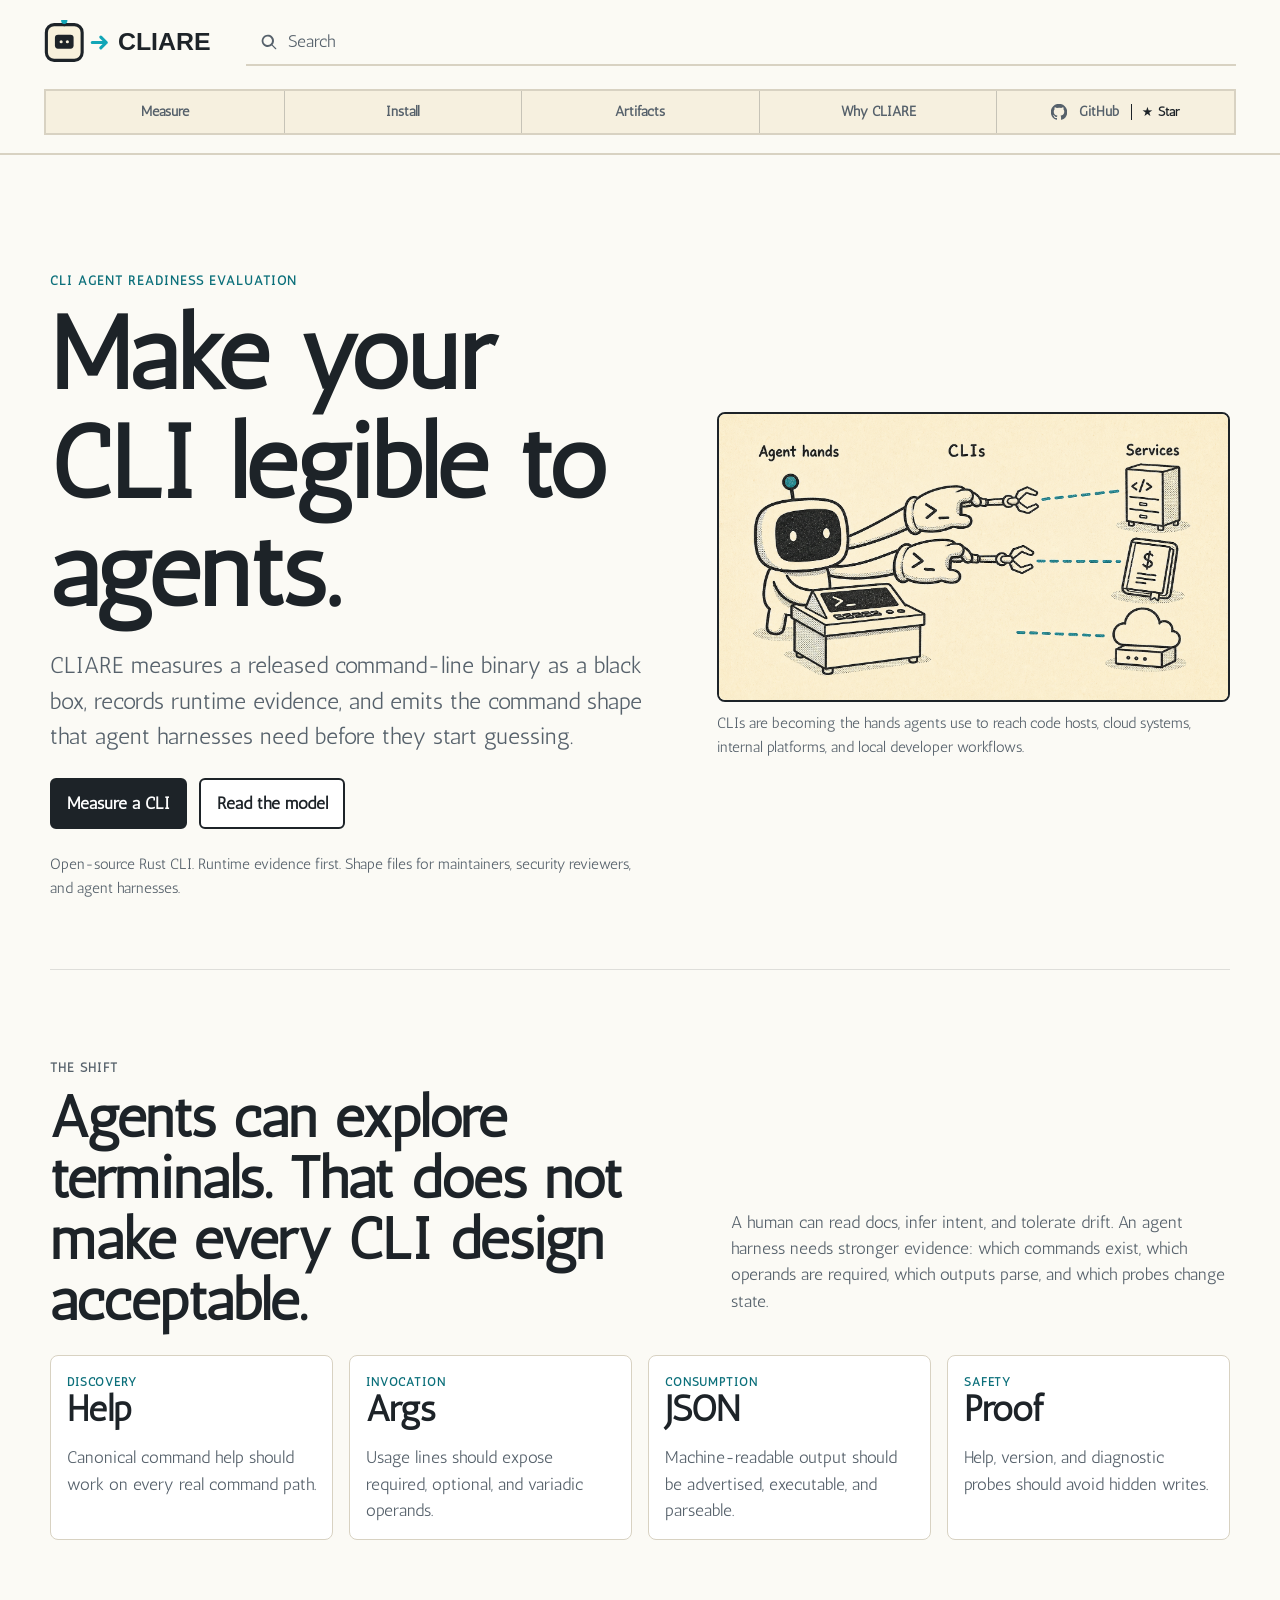
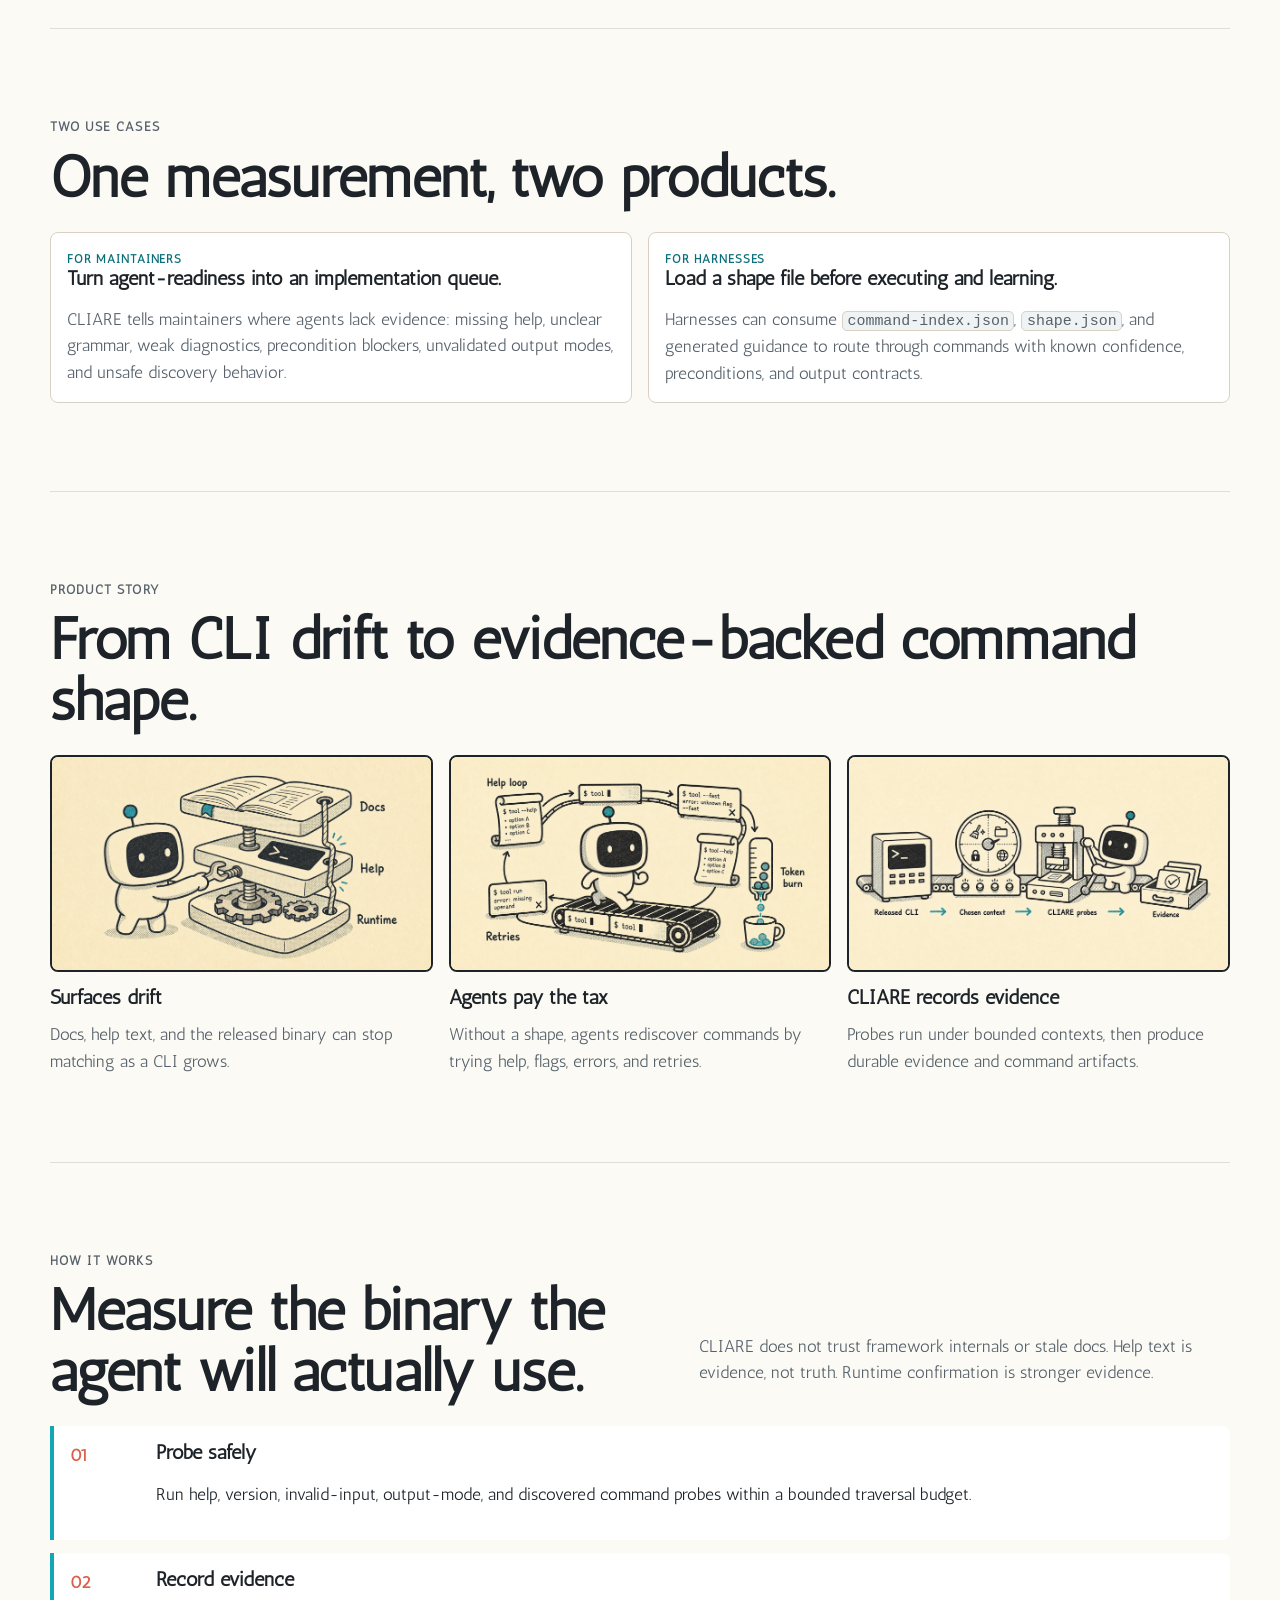
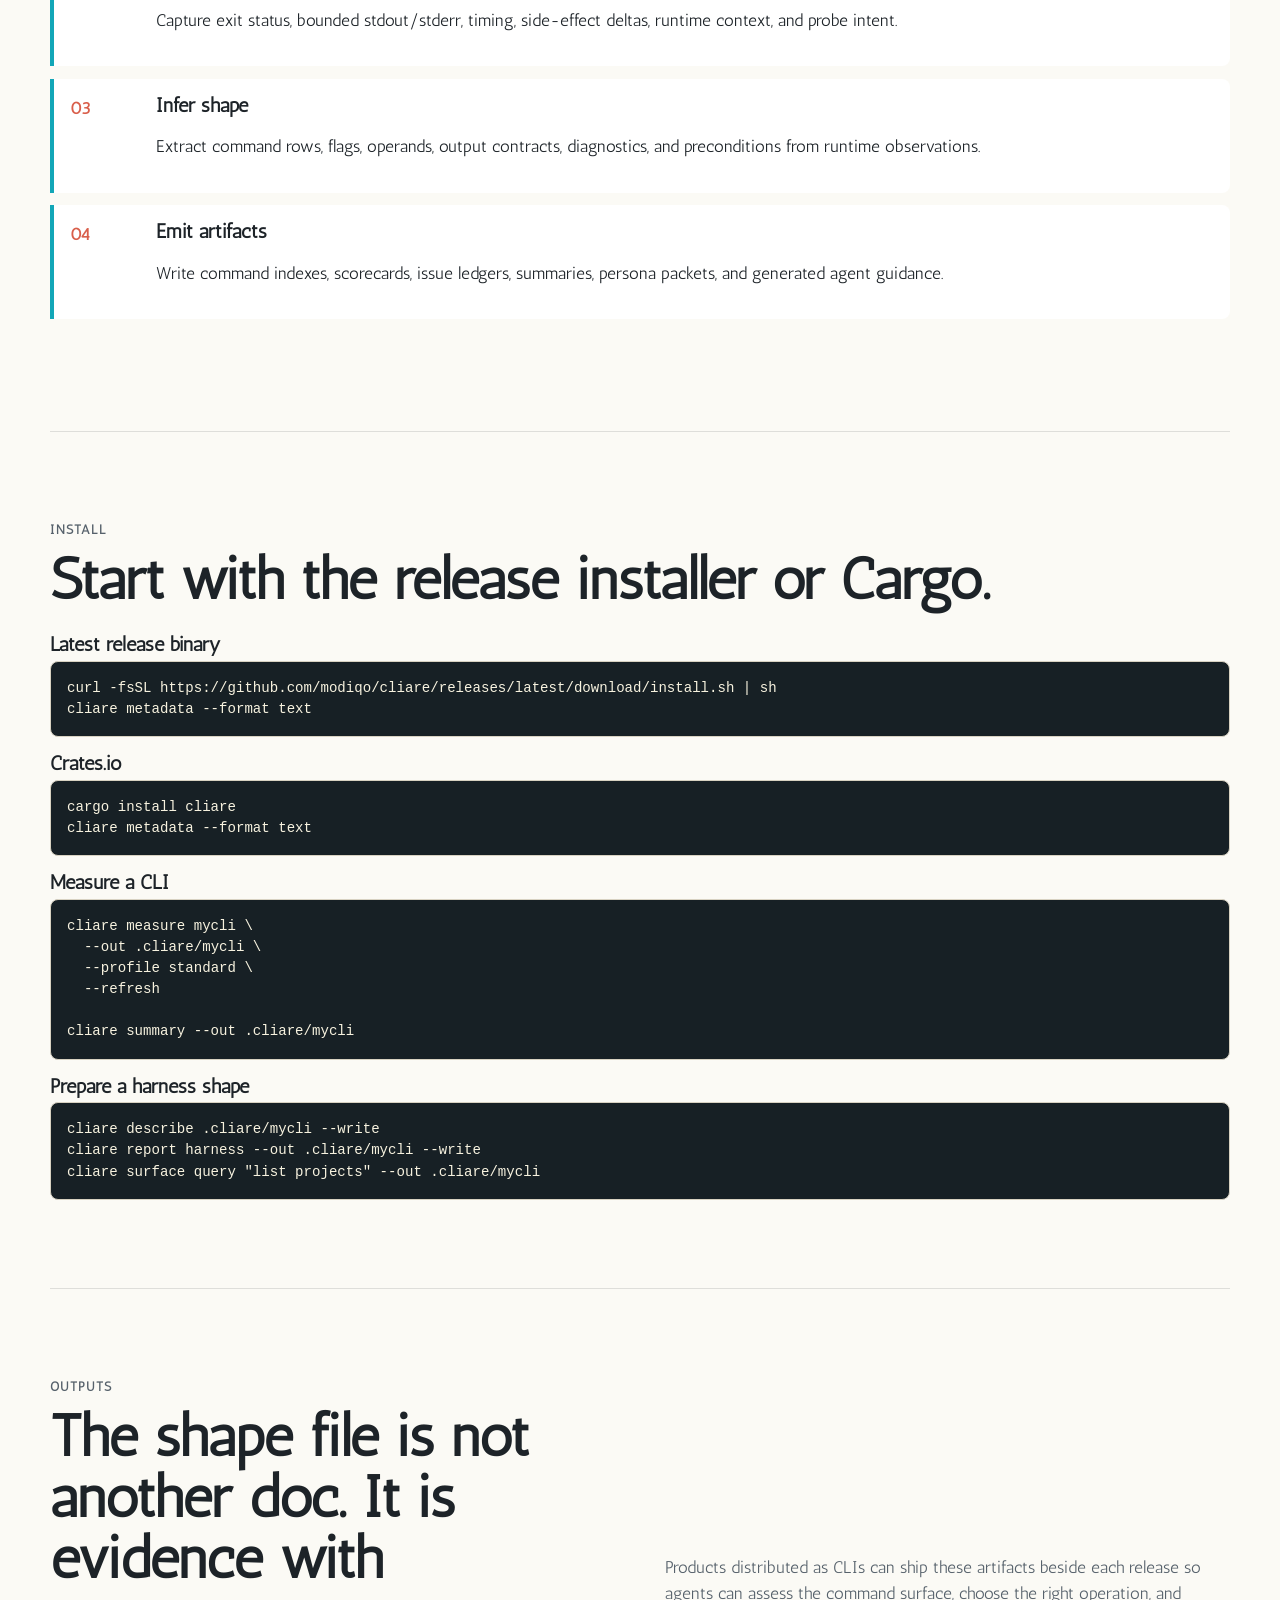
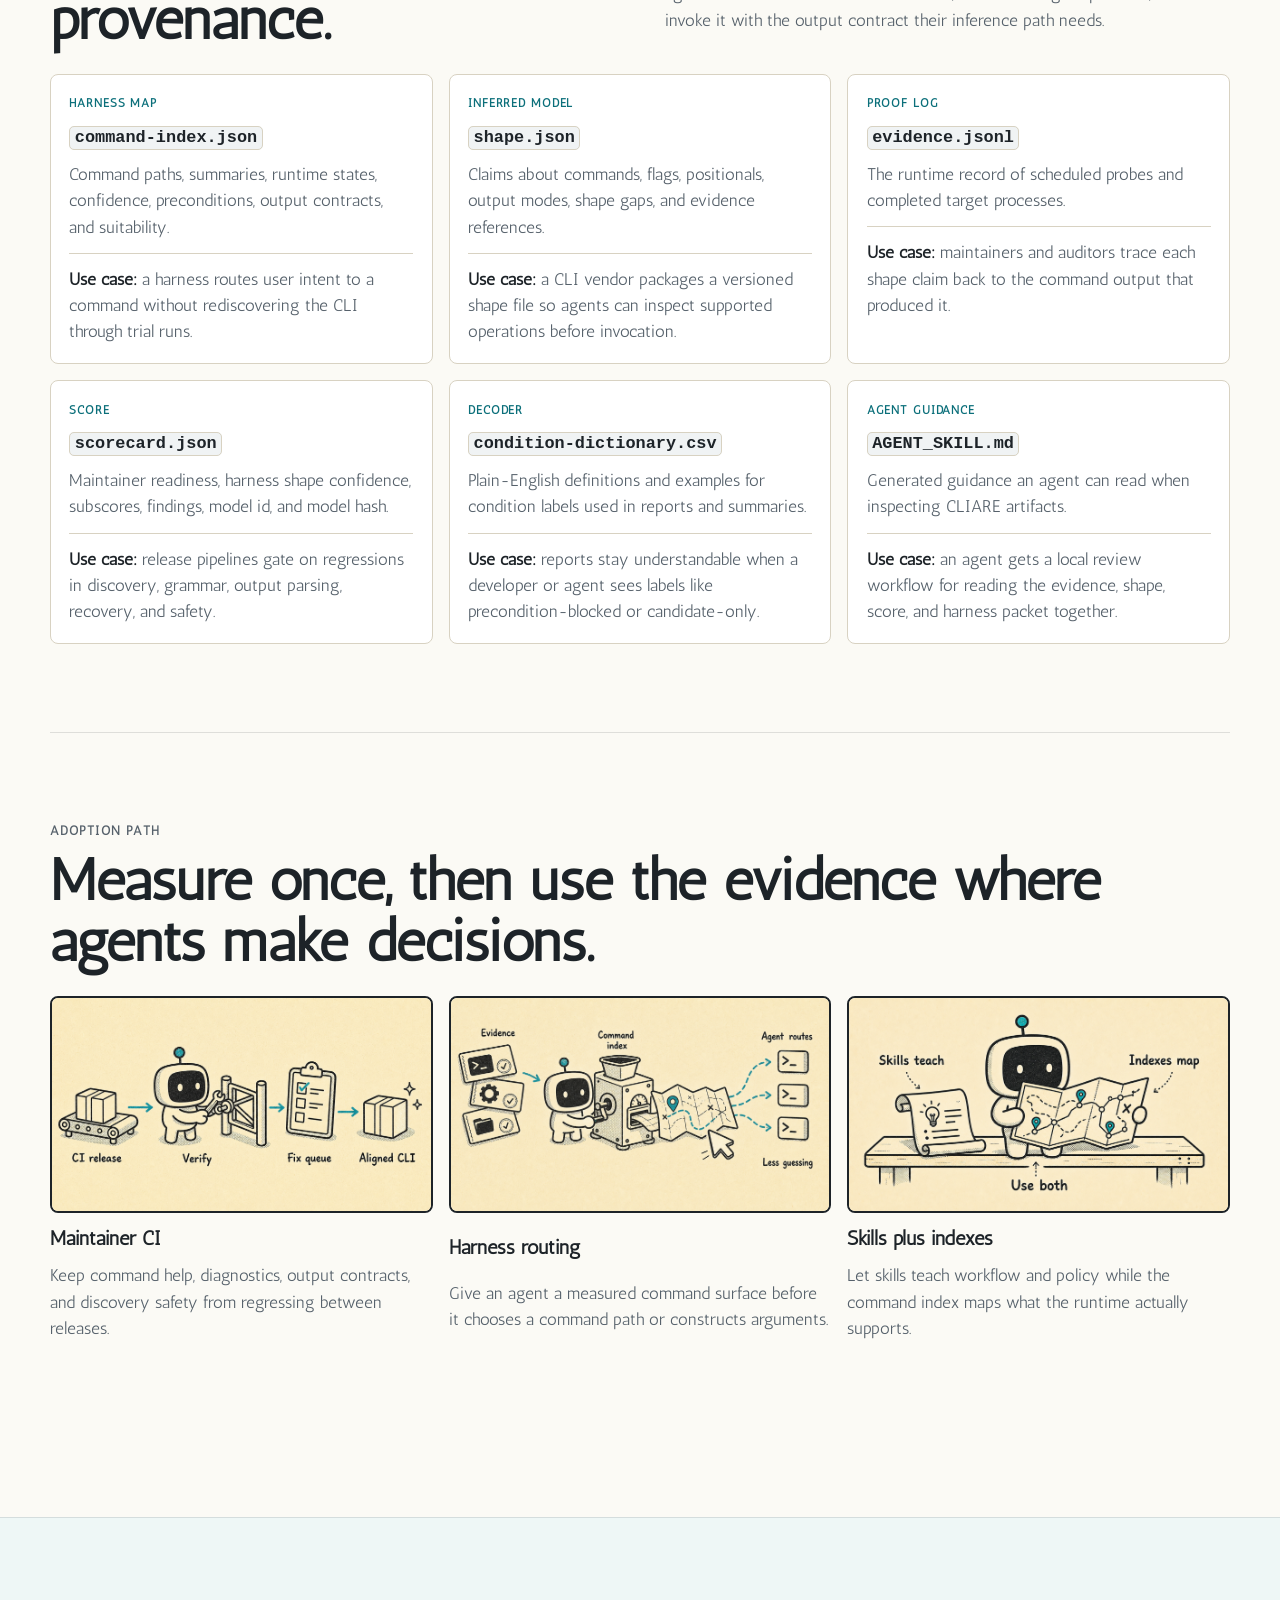
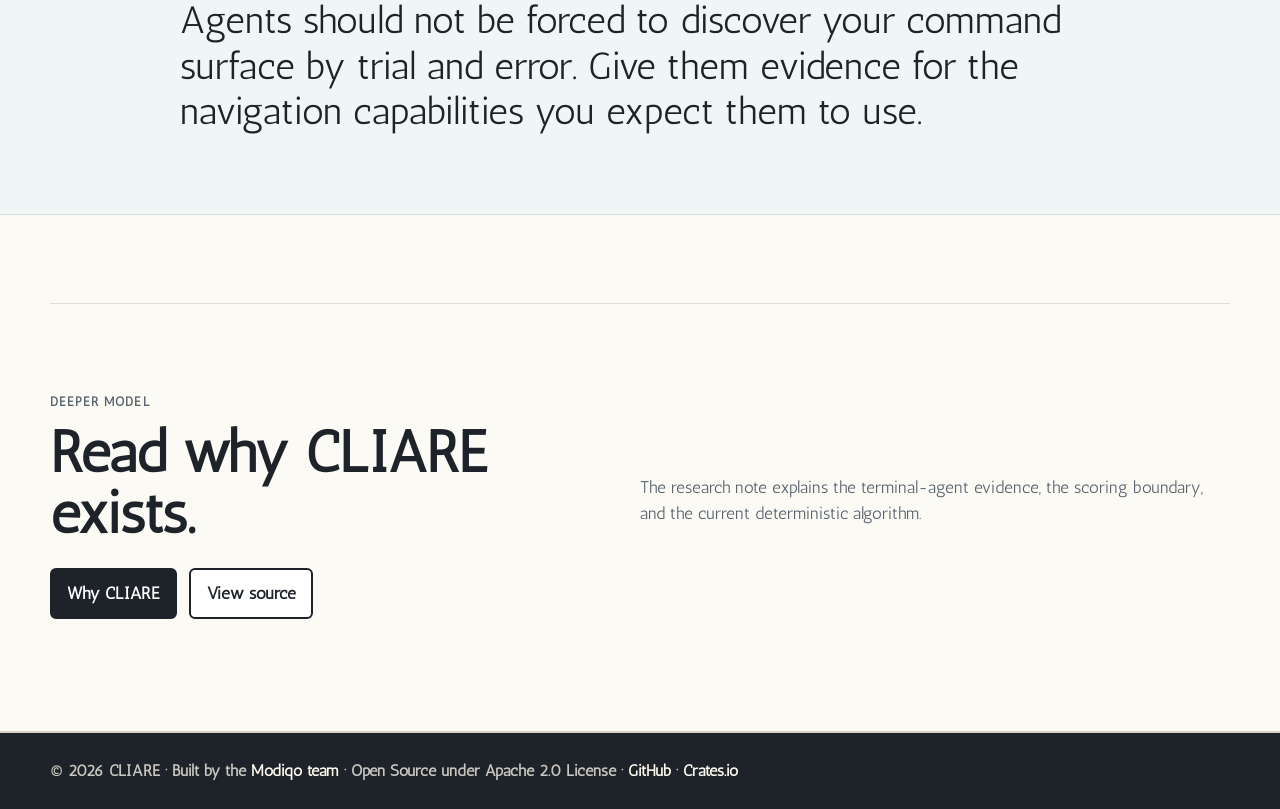
<file: docs/pages/index.html>
<!doctype html>
<html lang="en">
  <head>
    <meta charset="utf-8">
    <meta name="viewport" content="width=device-width, initial-scale=1">
    <meta
      name="description"
      content="CLIARE audits command-line interfaces for agent readiness and emits evidence-backed command shapes for maintainers and agent harnesses."
    >
    <title>CLIARE - CLI Agent Readiness Evaluation</title>
    <link rel="preconnect" href="https://fonts.googleapis.com">
    <link rel="preconnect" href="https://fonts.gstatic.com" crossorigin>
    <link href="https://fonts.googleapis.com/css2?family=Antic&amp;display=swap" rel="stylesheet">
    <link rel="alternate" type="text/plain" href="./llms.txt" title="CLIARE llms.txt">
    <link rel="stylesheet" href="./assets/styles.css?v=20260713">
  </head>
  <body>
    <header class="site-header">
      <a class="site-brand" href="./index.html" aria-label="CLIARE home">
        <img src="./assets/cliare-wordmark.svg" alt="CLIARE">
      </a>
      <form
        class="header-search"
        action="https://github.com/modiqo/cliare/search"
        method="get"
        target="_blank"
        role="search"
      >
        <input type="hidden" name="type" value="code">
        <label class="sr-only" for="site-search">Search CLIARE on GitHub</label>
        <input id="site-search" name="q" type="search" placeholder="Search">
      </form>
      <nav class="site-nav" aria-label="Primary navigation">
        <a href="#measure">Measure</a>
        <a href="#install">Install</a>
        <a href="#artifacts">Artifacts</a>
        <a href="./why-cliare.html">Why CLIARE</a>
        <a
          class="github-link star-link"
          href="https://github.com/modiqo/cliare"
          target="_blank"
          rel="noreferrer"
          aria-label="Star CLIARE on GitHub"
        >
          <span>GitHub</span>
          <span class="star-badge" aria-hidden="true">&#9733; <span data-github-stars>Star</span></span>
        </a>
      </nav>
    </header>

    <main class="shell">
      <section id="home" class="hero" aria-labelledby="page-title">
        <div class="hero-copy">
          <p class="eyebrow">CLI Agent Readiness Evaluation</p>
          <h1 id="page-title">Make your CLI legible to agents.</h1>
          <p class="lede">
            CLIARE measures a released command-line binary as a black box,
            records runtime evidence, and emits the command shape that agent
            harnesses need before they start guessing.
          </p>
          <div class="hero-actions" aria-label="Primary actions">
            <a class="primary-link" href="#measure">Measure a CLI</a>
            <a class="secondary-link" href="./why-cliare.html">Read the model</a>
          </div>
          <p class="hero-note">
            Open-source Rust CLI. Runtime evidence first. Shape files for
            maintainers, security reviewers, and agent harnesses.
          </p>
        </div>
        <figure class="hero-figure">
          <img
            src="./assets/storybook/01-agent-hands.png"
            alt="Illustration of an agent using command-line hands to reach services."
          >
          <figcaption>
            CLIs are becoming the hands agents use to reach code hosts, cloud
            systems, internal platforms, and local developer workflows.
          </figcaption>
        </figure>
      </section>

      <section id="shift" class="section" aria-labelledby="shift-title">
        <div class="section-heading">
          <div>
            <p class="eyebrow">The shift</p>
            <h2 id="shift-title">Agents can explore terminals. That does not make every CLI design acceptable.</h2>
          </div>
          <p>
            A human can read docs, infer intent, and tolerate drift. An agent
            harness needs stronger evidence: which commands exist, which
            operands are required, which outputs parse, and which probes change
            state.
          </p>
        </div>
        <div class="metric-grid" aria-label="Agent CLI pressure points">
          <article class="metric-card">
            <span>Discovery</span>
            <strong>Help</strong>
            <p>Canonical command help should work on every real command path.</p>
          </article>
          <article class="metric-card">
            <span>Invocation</span>
            <strong>Args</strong>
            <p>Usage lines should expose required, optional, and variadic operands.</p>
          </article>
          <article class="metric-card">
            <span>Consumption</span>
            <strong>JSON</strong>
            <p>Machine-readable output should be advertised, executable, and parseable.</p>
          </article>
          <article class="metric-card">
            <span>Safety</span>
            <strong>Proof</strong>
            <p>Help, version, and diagnostic probes should avoid hidden writes.</p>
          </article>
        </div>
      </section>

      <section id="use-cases" class="section" aria-labelledby="use-cases-title">
        <div class="section-heading">
          <div>
            <p class="eyebrow">Two use cases</p>
            <h2 id="use-cases-title">One measurement, two products.</h2>
          </div>
        </div>
        <div class="use-grid">
          <article class="use-card">
            <span>For maintainers</span>
            <h3>Turn agent-readiness into an implementation queue.</h3>
            <p>
              CLIARE tells maintainers where agents lack evidence: missing help,
              unclear grammar, weak diagnostics, precondition blockers,
              unvalidated output modes, and unsafe discovery behavior.
            </p>
          </article>
          <article class="use-card">
            <span>For harnesses</span>
            <h3>Load a shape file before executing and learning.</h3>
            <p>
              Harnesses can consume <code>command-index.json</code>,
              <code>shape.json</code>, and generated guidance to route through
              commands with known confidence, preconditions, and output
              contracts.
            </p>
          </article>
        </div>
      </section>

      <section id="story" class="section" aria-labelledby="story-title">
        <div class="section-heading">
          <div>
            <p class="eyebrow">Product story</p>
            <h2 id="story-title">From CLI drift to evidence-backed command shape.</h2>
          </div>
        </div>
        <div class="story-grid">
          <article class="story-card">
            <img src="./assets/storybook/02-cli-drift.png" alt="Illustration of docs, help, and runtime drift.">
            <h3>Surfaces drift</h3>
            <p>Docs, help text, and the released binary can stop matching as a CLI grows.</p>
          </article>
          <article class="story-card">
            <img src="./assets/storybook/03-token-burn.png" alt="Illustration of an agent burning tokens in a help loop.">
            <h3>Agents pay the tax</h3>
            <p>Without a shape, agents rediscover commands by trying help, flags, errors, and retries.</p>
          </article>
          <article class="story-card">
            <img src="./assets/storybook/04-cliare-probes.png" alt="Illustration of CLIARE probing a released CLI.">
            <h3>CLIARE records evidence</h3>
            <p>Probes run under bounded contexts, then produce durable evidence and command artifacts.</p>
          </article>
        </div>
      </section>

      <section id="measure" class="section" aria-labelledby="measure-title">
        <div class="section-heading">
          <div>
            <p class="eyebrow">How it works</p>
            <h2 id="measure-title">Measure the binary the agent will actually use.</h2>
          </div>
          <p>
            CLIARE does not trust framework internals or stale docs. Help text
            is evidence, not truth. Runtime confirmation is stronger evidence.
          </p>
        </div>
        <div class="process" aria-label="CLIARE measurement flow">
          <div class="process-step">
            <span>01</span>
            <div>
              <h3>Probe safely</h3>
              <p>Run help, version, invalid-input, output-mode, and discovered command probes within a bounded traversal budget.</p>
            </div>
          </div>
          <div class="process-step">
            <span>02</span>
            <div>
              <h3>Record evidence</h3>
              <p>Capture exit status, bounded stdout/stderr, timing, side-effect deltas, runtime context, and probe intent.</p>
            </div>
          </div>
          <div class="process-step">
            <span>03</span>
            <div>
              <h3>Infer shape</h3>
              <p>Extract command rows, flags, operands, output contracts, diagnostics, and preconditions from runtime observations.</p>
            </div>
          </div>
          <div class="process-step">
            <span>04</span>
            <div>
              <h3>Emit artifacts</h3>
              <p>Write command indexes, scorecards, issue ledgers, summaries, persona packets, and generated agent guidance.</p>
            </div>
          </div>
        </div>
      </section>

      <section id="install" class="section" aria-labelledby="install-title">
        <div class="section-heading">
          <div>
            <p class="eyebrow">Install</p>
            <h2 id="install-title">Start with the release installer or Cargo.</h2>
          </div>
        </div>
        <div class="command-stack">
          <div class="command-block">
            <h3>Latest release binary</h3>
            <pre><code>curl -fsSL https://github.com/modiqo/cliare/releases/latest/download/install.sh | sh
cliare metadata --format text</code></pre>
          </div>
          <div class="command-block">
            <h3>Crates.io</h3>
            <pre><code>cargo install cliare
cliare metadata --format text</code></pre>
          </div>
          <div class="command-block">
            <h3>Measure a CLI</h3>
            <pre><code>cliare measure mycli \
  --out .cliare/mycli \
  --profile standard \
  --refresh

cliare summary --out .cliare/mycli</code></pre>
          </div>
          <div class="command-block">
            <h3>Prepare a harness shape</h3>
            <pre><code>cliare describe .cliare/mycli --write
cliare report harness --out .cliare/mycli --write
cliare surface query "list projects" --out .cliare/mycli</code></pre>
          </div>
        </div>
      </section>

      <section id="artifacts" class="section" aria-labelledby="artifacts-title">
        <div class="section-heading">
          <div>
            <p class="eyebrow">Outputs</p>
            <h2 id="artifacts-title">The shape file is not another doc. It is evidence with provenance.</h2>
          </div>
          <p>
            Products distributed as CLIs can ship these artifacts beside each
            release so agents can assess the command surface, choose the right
            operation, and invoke it with the output contract their inference
            path needs.
          </p>
        </div>
        <div class="artifact-grid">
          <article class="artifact-card">
            <span>Harness map</span>
            <h3><code>command-index.json</code></h3>
            <p>Command paths, summaries, runtime states, confidence, preconditions, output contracts, and suitability.</p>
            <p class="artifact-use"><strong>Use case:</strong> a harness routes user intent to a command without rediscovering the CLI through trial runs.</p>
          </article>
          <article class="artifact-card">
            <span>Inferred model</span>
            <h3><code>shape.json</code></h3>
            <p>Claims about commands, flags, positionals, output modes, shape gaps, and evidence references.</p>
            <p class="artifact-use"><strong>Use case:</strong> a CLI vendor packages a versioned shape file so agents can inspect supported operations before invocation.</p>
          </article>
          <article class="artifact-card">
            <span>Proof log</span>
            <h3><code>evidence.jsonl</code></h3>
            <p>The runtime record of scheduled probes and completed target processes.</p>
            <p class="artifact-use"><strong>Use case:</strong> maintainers and auditors trace each shape claim back to the command output that produced it.</p>
          </article>
          <article class="artifact-card">
            <span>Score</span>
            <h3><code>scorecard.json</code></h3>
            <p>Maintainer readiness, harness shape confidence, subscores, findings, model id, and model hash.</p>
            <p class="artifact-use"><strong>Use case:</strong> release pipelines gate on regressions in discovery, grammar, output parsing, recovery, and safety.</p>
          </article>
          <article class="artifact-card">
            <span>Decoder</span>
            <h3><code>condition-dictionary.csv</code></h3>
            <p>Plain-English definitions and examples for condition labels used in reports and summaries.</p>
            <p class="artifact-use"><strong>Use case:</strong> reports stay understandable when a developer or agent sees labels like precondition-blocked or candidate-only.</p>
          </article>
          <article class="artifact-card">
            <span>Agent guidance</span>
            <h3><code>AGENT_SKILL.md</code></h3>
            <p>Generated guidance an agent can read when inspecting CLIARE artifacts.</p>
            <p class="artifact-use"><strong>Use case:</strong> an agent gets a local review workflow for reading the evidence, shape, score, and harness packet together.</p>
          </article>
        </div>
      </section>

      <section id="roles" class="section" aria-labelledby="roles-title">
        <div class="section-heading">
          <div>
            <p class="eyebrow">Adoption path</p>
            <h2 id="roles-title">Measure once, then use the evidence where agents make decisions.</h2>
          </div>
        </div>
        <div class="story-grid">
          <article class="story-card">
            <img src="./assets/storybook/05-maintainer-ci.png" alt="Illustration of maintainers using CLIARE in CI.">
            <h3>Maintainer CI</h3>
            <p>Keep command help, diagnostics, output contracts, and discovery safety from regressing between releases.</p>
          </article>
          <article class="story-card">
            <img src="./assets/storybook/06-agent-index.png" alt="Illustration of a harness using a command index.">
            <h3>Harness routing</h3>
            <p>Give an agent a measured command surface before it chooses a command path or constructs arguments.</p>
          </article>
          <article class="story-card">
            <img src="./assets/storybook/07-skills-and-indexes.png" alt="Illustration comparing agent skills and command indexes.">
            <h3>Skills plus indexes</h3>
            <p>Let skills teach workflow and policy while the command index maps what the runtime actually supports.</p>
          </article>
        </div>
      </section>

      <div class="band" aria-labelledby="stance-title">
        <div class="quote-panel">
          <p id="stance-title">
            Agents should not be forced to discover your command surface by
            trial and error. Give them evidence for the navigation capabilities
            you expect them to use.
          </p>
        </div>
      </div>

      <section id="next" class="section" aria-labelledby="next-title">
        <div class="section-heading">
          <div>
            <p class="eyebrow">Deeper model</p>
            <h2 id="next-title">Read why CLIARE exists.</h2>
          </div>
          <p>
            The research note explains the terminal-agent evidence, the scoring
            boundary, and the current deterministic algorithm.
          </p>
        </div>
        <div class="button-row">
          <a class="primary-link" href="./why-cliare.html">Why CLIARE</a>
          <a class="secondary-link" href="https://github.com/modiqo/cliare" target="_blank" rel="noreferrer">View source</a>
        </div>
      </section>
    </main>

    <footer class="site-footer">
      <p class="site-credit">
        &copy; 2026 CLIARE &middot; Built by the
        <a href="https://modiqo.ai" target="_blank" rel="noreferrer">Modiqo team</a>
        &middot; Open Source under Apache 2.0 License &middot;
        <a href="https://github.com/modiqo/cliare" target="_blank" rel="noreferrer">GitHub</a>
        &middot;
        <a href="https://crates.io/crates/cliare" target="_blank" rel="noreferrer">Crates.io</a>
      </p>
    </footer>
    <script src="./assets/site.js?v=20260702-site" defer></script>
  </body>
</html>
</file>
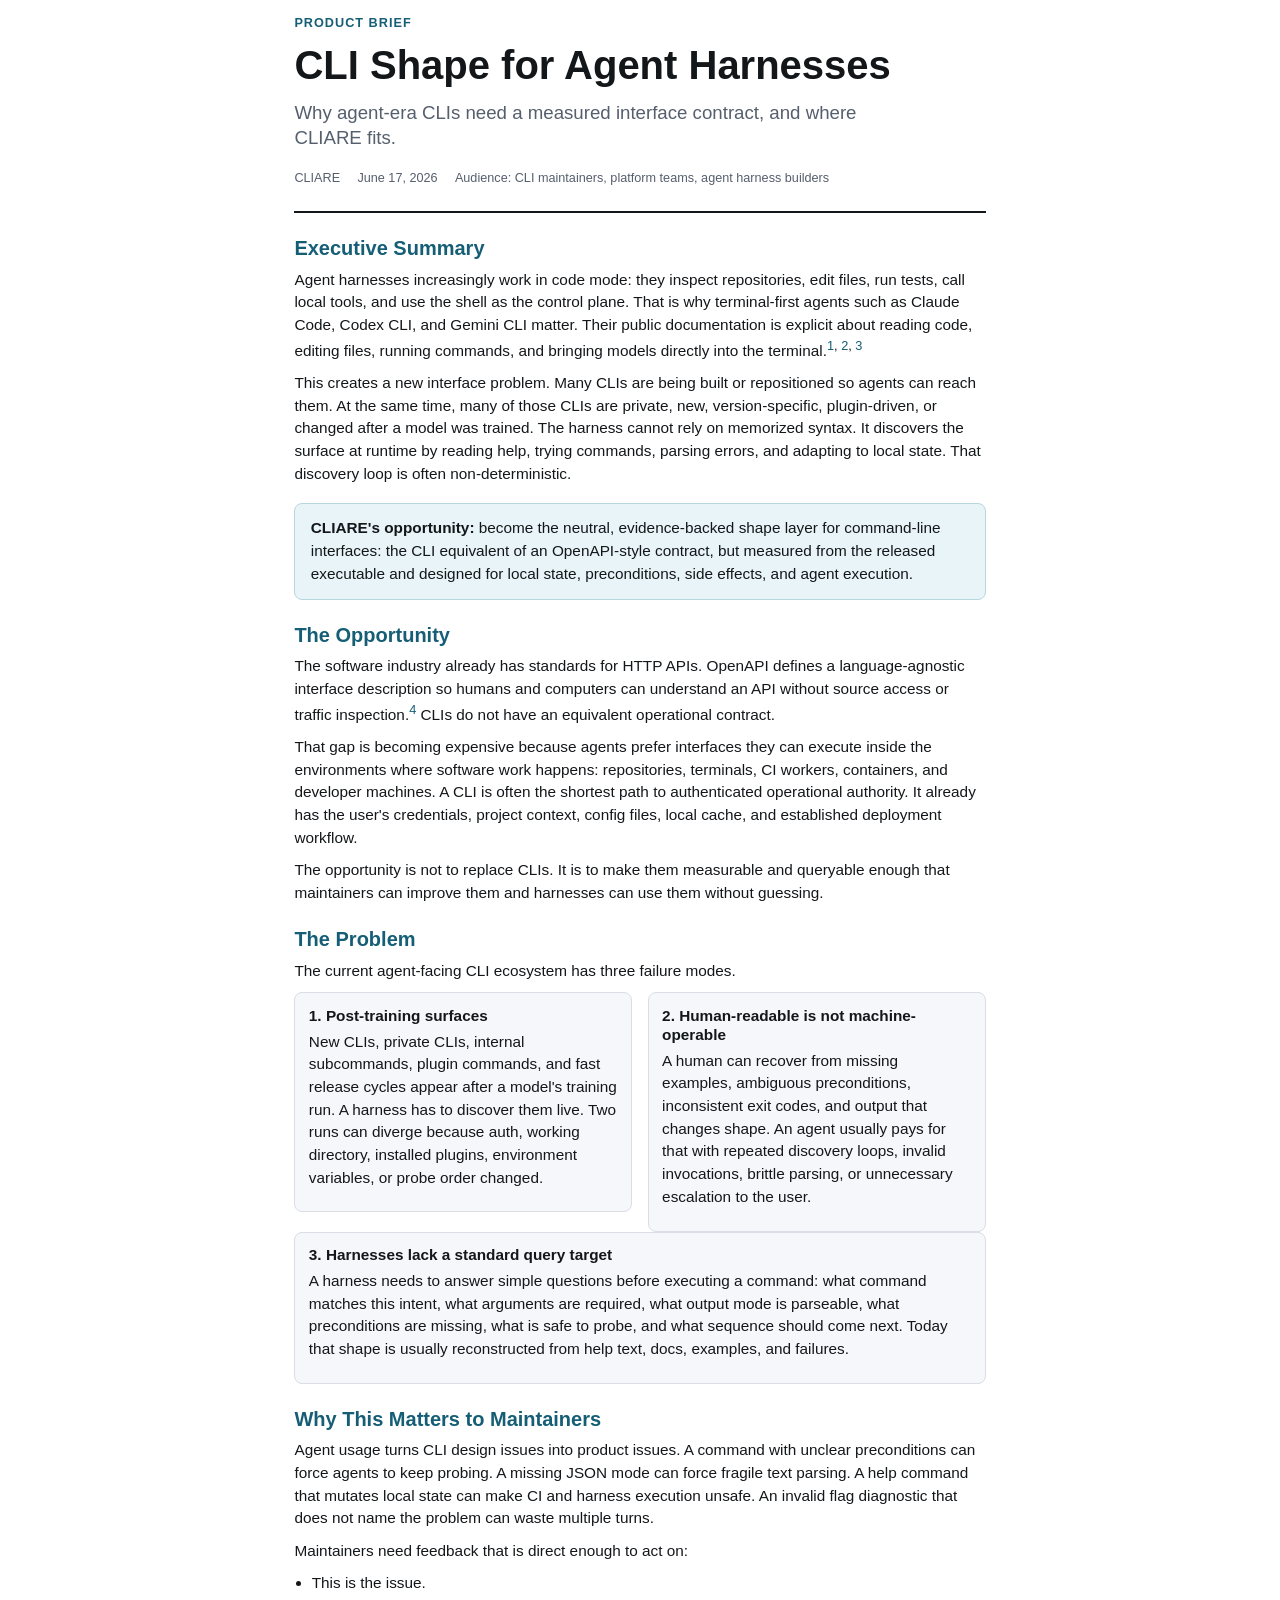
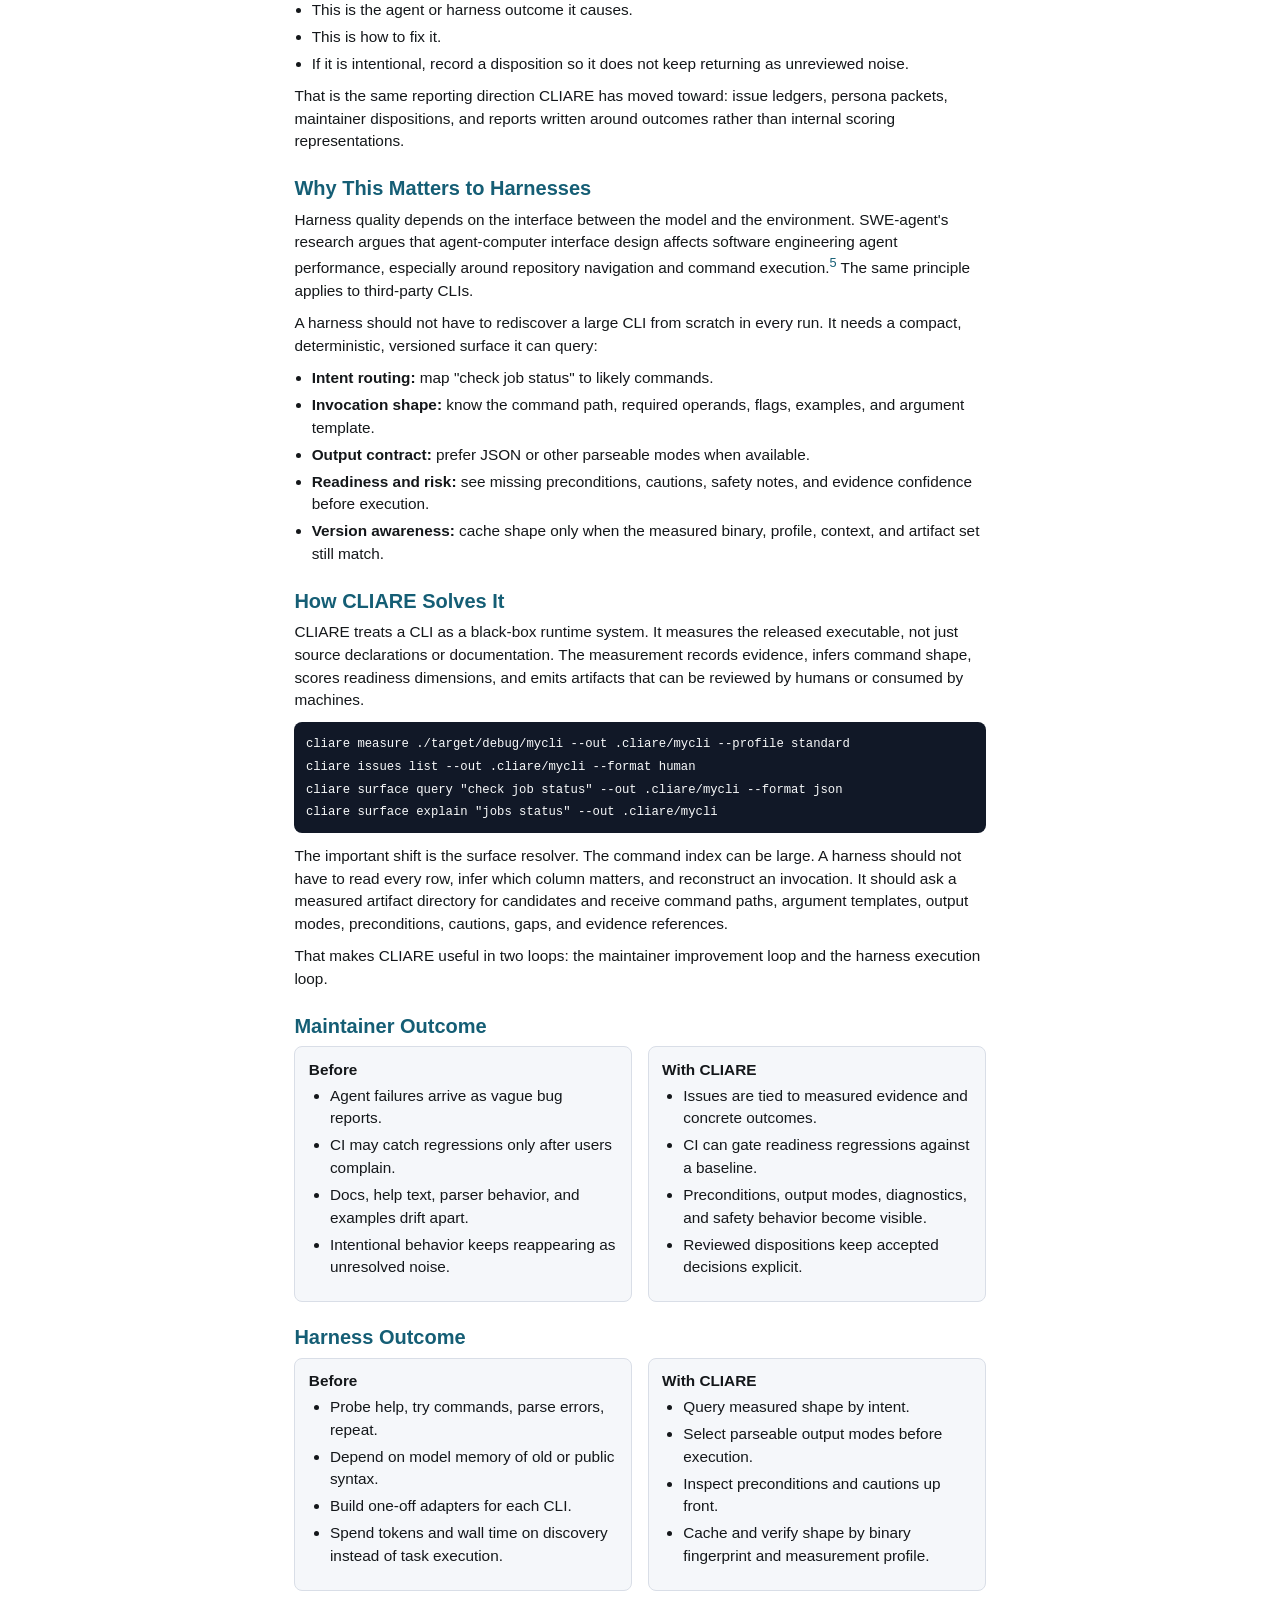
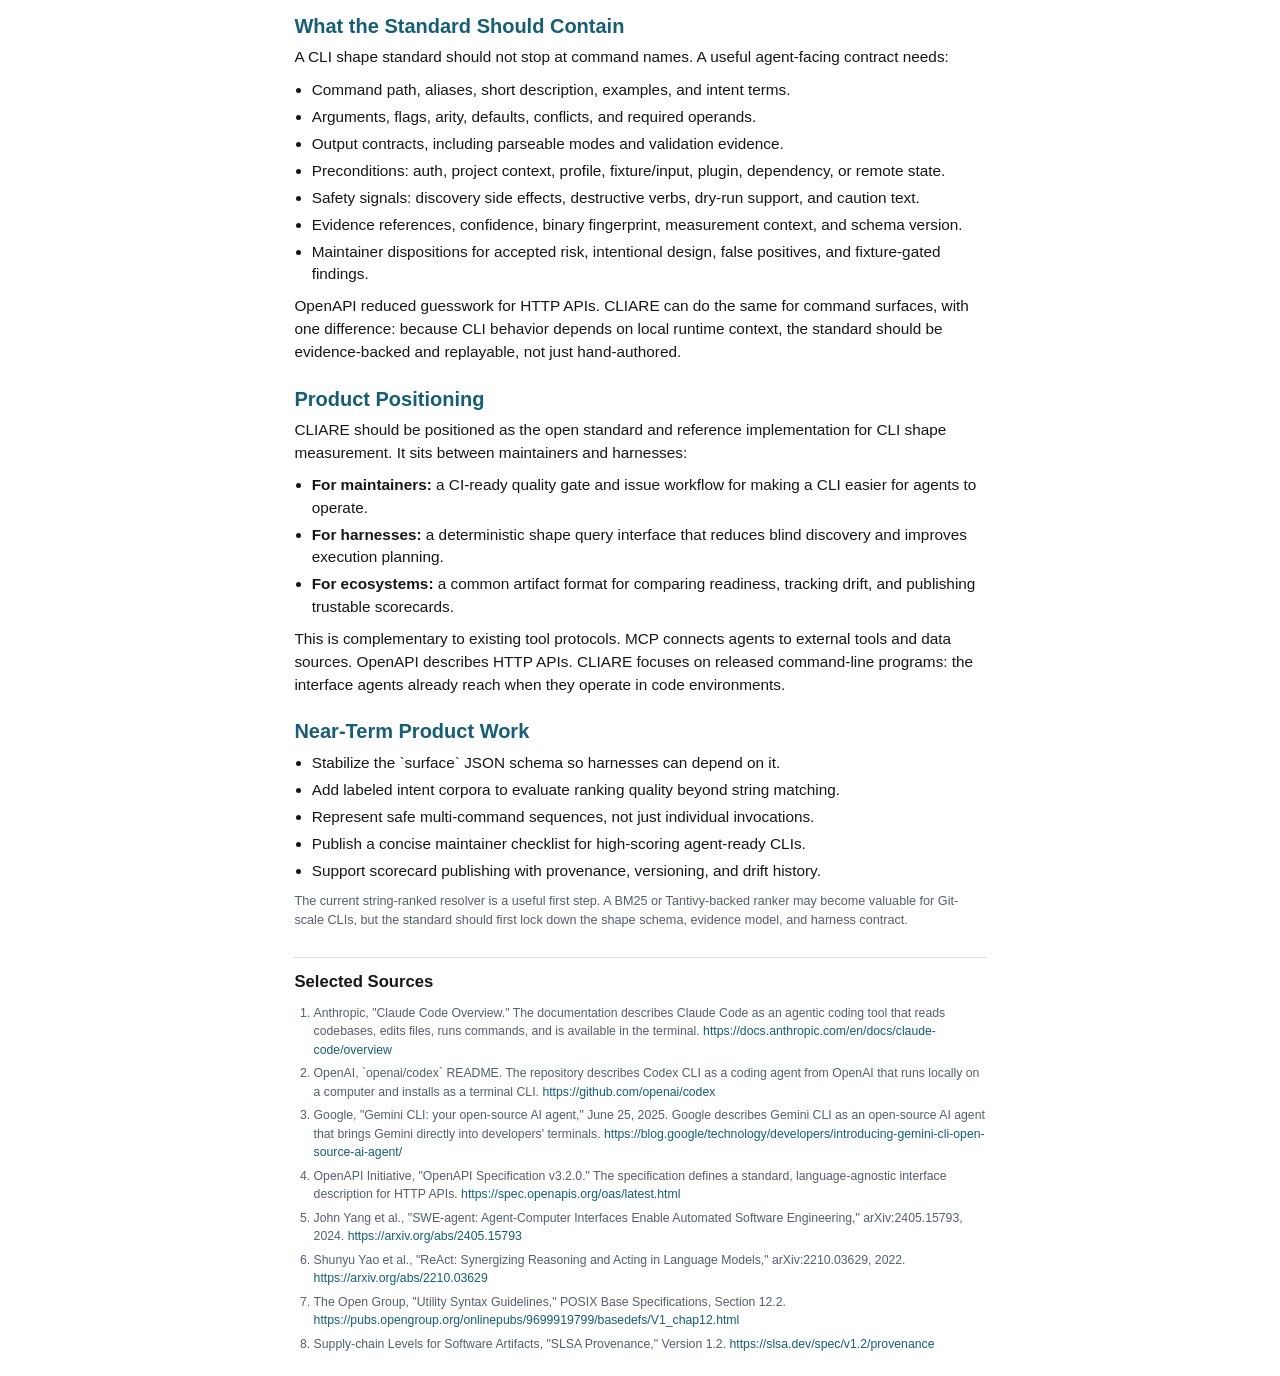
<file: docs/papers/cli-shape-product-brief.html>
<!doctype html>
<html lang="en">
<head>
  <meta charset="utf-8">
  <title>CLI Shape for Agent Harnesses: A Product Brief for CLIARE</title>
  <style>
    @page {
      margin: 0.72in;
    }

    :root {
      color-scheme: light;
      --ink: #14171a;
      --muted: #555f6d;
      --rule: #d9dee7;
      --panel: #f5f7fa;
      --accent: #155e75;
      --accent-soft: #e8f4f7;
    }

    html {
      font-family: -apple-system, BlinkMacSystemFont, "Segoe UI", sans-serif;
      color: var(--ink);
      background: white;
      font-size: 11.5pt;
      line-height: 1.48;
    }

    body {
      margin: 0;
    }

    main {
      max-width: 7.2in;
      margin: 0 auto;
    }

    header {
      border-bottom: 2px solid var(--ink);
      padding: 0.15in 0 0.24in;
      margin-bottom: 0.24in;
    }

    .eyebrow {
      margin: 0 0 0.12in;
      color: var(--accent);
      font-size: 9.5pt;
      font-weight: 700;
      letter-spacing: 0.08em;
      text-transform: uppercase;
    }

    h1 {
      margin: 0;
      font-size: 30pt;
      line-height: 1.04;
      letter-spacing: 0;
    }

    .subtitle {
      margin: 0.14in 0 0;
      color: var(--muted);
      font-size: 14pt;
      line-height: 1.35;
      max-width: 6.2in;
    }

    .meta {
      display: flex;
      gap: 0.18in;
      flex-wrap: wrap;
      margin-top: 0.2in;
      color: var(--muted);
      font-size: 9.5pt;
    }

    section {
      margin: 0.24in 0;
      break-inside: avoid;
    }

    h2 {
      margin: 0 0 0.09in;
      font-size: 15pt;
      line-height: 1.2;
      letter-spacing: 0;
      color: var(--accent);
    }

    h3 {
      margin: 0.16in 0 0.06in;
      font-size: 11.5pt;
      line-height: 1.25;
    }

    p {
      margin: 0 0 0.1in;
    }

    a {
      color: var(--accent);
      text-decoration: none;
    }

    .callout {
      background: var(--accent-soft);
      border: 1px solid #b7d7df;
      border-radius: 8px;
      padding: 0.14in 0.16in;
      margin: 0.18in 0;
      break-inside: avoid;
    }

    .callout p:last-child {
      margin-bottom: 0;
    }

    .two-col {
      display: grid;
      grid-template-columns: 1fr 1fr;
      gap: 0.16in;
      align-items: start;
    }

    .box {
      border: 1px solid var(--rule);
      border-radius: 8px;
      padding: 0.13in 0.14in;
      background: var(--panel);
      break-inside: avoid;
    }

    .box h3 {
      margin-top: 0;
    }

    ul {
      margin: 0.06in 0 0.1in;
      padding-left: 0.22in;
    }

    li {
      margin-bottom: 0.045in;
    }

    code {
      font-family: "SFMono-Regular", Consolas, "Liberation Mono", monospace;
      font-size: 9.3pt;
    }

    pre {
      margin: 0.1in 0 0.12in;
      padding: 0.11in 0.12in;
      border-radius: 8px;
      background: #111827;
      color: #f9fafb;
      overflow-wrap: anywhere;
      white-space: pre-wrap;
      break-inside: avoid;
    }

    pre code {
      color: inherit;
      font-size: 9.2pt;
    }

    .compact-list {
      padding-left: 0.18in;
    }

    .refs {
      border-top: 1px solid var(--rule);
      padding-top: 0.15in;
      margin-top: 0.28in;
      font-size: 9.2pt;
      color: var(--muted);
      break-inside: auto;
    }

    .refs h2 {
      color: var(--ink);
      font-size: 12.5pt;
    }

    .refs ol {
      padding-left: 0.2in;
    }

    .refs li {
      margin-bottom: 0.06in;
    }

    .foot {
      color: var(--muted);
      font-size: 9.5pt;
    }

    @media print {
      section {
        break-inside: auto;
      }

      .box,
      .callout,
      pre {
        break-inside: avoid;
      }
    }
  </style>
</head>
<body>
<main>
  <header>
    <p class="eyebrow">Product brief</p>
    <h1>CLI Shape for Agent Harnesses</h1>
    <p class="subtitle">Why agent-era CLIs need a measured interface contract, and where CLIARE fits.</p>
    <div class="meta">
      <span>CLIARE</span>
      <span>June 17, 2026</span>
      <span>Audience: CLI maintainers, platform teams, agent harness builders</span>
    </div>
  </header>

  <section>
    <h2>Executive Summary</h2>
    <p>Agent harnesses increasingly work in code mode: they inspect repositories, edit files, run tests, call local tools, and use the shell as the control plane. That is why terminal-first agents such as Claude Code, Codex CLI, and Gemini CLI matter. Their public documentation is explicit about reading code, editing files, running commands, and bringing models directly into the terminal.<sup><a href="#ref-claude">1</a>, <a href="#ref-codex">2</a>, <a href="#ref-gemini">3</a></sup></p>
    <p>This creates a new interface problem. Many CLIs are being built or repositioned so agents can reach them. At the same time, many of those CLIs are private, new, version-specific, plugin-driven, or changed after a model was trained. The harness cannot rely on memorized syntax. It discovers the surface at runtime by reading help, trying commands, parsing errors, and adapting to local state. That discovery loop is often non-deterministic.</p>
    <div class="callout">
      <p><strong>CLIARE's opportunity:</strong> become the neutral, evidence-backed shape layer for command-line interfaces: the CLI equivalent of an OpenAPI-style contract, but measured from the released executable and designed for local state, preconditions, side effects, and agent execution.</p>
    </div>
  </section>

  <section>
    <h2>The Opportunity</h2>
    <p>The software industry already has standards for HTTP APIs. OpenAPI defines a language-agnostic interface description so humans and computers can understand an API without source access or traffic inspection.<sup><a href="#ref-openapi">4</a></sup> CLIs do not have an equivalent operational contract.</p>
    <p>That gap is becoming expensive because agents prefer interfaces they can execute inside the environments where software work happens: repositories, terminals, CI workers, containers, and developer machines. A CLI is often the shortest path to authenticated operational authority. It already has the user's credentials, project context, config files, local cache, and established deployment workflow.</p>
    <p>The opportunity is not to replace CLIs. It is to make them measurable and queryable enough that maintainers can improve them and harnesses can use them without guessing.</p>
  </section>

  <section>
    <h2>The Problem</h2>
    <p>The current agent-facing CLI ecosystem has three failure modes.</p>
    <div class="two-col">
      <div class="box">
        <h3>1. Post-training surfaces</h3>
        <p>New CLIs, private CLIs, internal subcommands, plugin commands, and fast release cycles appear after a model's training run. A harness has to discover them live. Two runs can diverge because auth, working directory, installed plugins, environment variables, or probe order changed.</p>
      </div>
      <div class="box">
        <h3>2. Human-readable is not machine-operable</h3>
        <p>A human can recover from missing examples, ambiguous preconditions, inconsistent exit codes, and output that changes shape. An agent usually pays for that with repeated discovery loops, invalid invocations, brittle parsing, or unnecessary escalation to the user.</p>
      </div>
    </div>
    <div class="box">
      <h3>3. Harnesses lack a standard query target</h3>
      <p>A harness needs to answer simple questions before executing a command: what command matches this intent, what arguments are required, what output mode is parseable, what preconditions are missing, what is safe to probe, and what sequence should come next. Today that shape is usually reconstructed from help text, docs, examples, and failures.</p>
    </div>
  </section>

  <section>
    <h2>Why This Matters to Maintainers</h2>
    <p>Agent usage turns CLI design issues into product issues. A command with unclear preconditions can force agents to keep probing. A missing JSON mode can force fragile text parsing. A help command that mutates local state can make CI and harness execution unsafe. An invalid flag diagnostic that does not name the problem can waste multiple turns.</p>
    <p>Maintainers need feedback that is direct enough to act on:</p>
    <ul class="compact-list">
      <li>This is the issue.</li>
      <li>This is the agent or harness outcome it causes.</li>
      <li>This is how to fix it.</li>
      <li>If it is intentional, record a disposition so it does not keep returning as unreviewed noise.</li>
    </ul>
    <p>That is the same reporting direction CLIARE has moved toward: issue ledgers, persona packets, maintainer dispositions, and reports written around outcomes rather than internal scoring representations.</p>
  </section>

  <section>
    <h2>Why This Matters to Harnesses</h2>
    <p>Harness quality depends on the interface between the model and the environment. SWE-agent's research argues that agent-computer interface design affects software engineering agent performance, especially around repository navigation and command execution.<sup><a href="#ref-sweagent">5</a></sup> The same principle applies to third-party CLIs.</p>
    <p>A harness should not have to rediscover a large CLI from scratch in every run. It needs a compact, deterministic, versioned surface it can query:</p>
    <ul class="compact-list">
      <li><strong>Intent routing:</strong> map "check job status" to likely commands.</li>
      <li><strong>Invocation shape:</strong> know the command path, required operands, flags, examples, and argument template.</li>
      <li><strong>Output contract:</strong> prefer JSON or other parseable modes when available.</li>
      <li><strong>Readiness and risk:</strong> see missing preconditions, cautions, safety notes, and evidence confidence before execution.</li>
      <li><strong>Version awareness:</strong> cache shape only when the measured binary, profile, context, and artifact set still match.</li>
    </ul>
  </section>

  <section>
    <h2>How CLIARE Solves It</h2>
    <p>CLIARE treats a CLI as a black-box runtime system. It measures the released executable, not just source declarations or documentation. The measurement records evidence, infers command shape, scores readiness dimensions, and emits artifacts that can be reviewed by humans or consumed by machines.</p>
    <pre><code>cliare measure ./target/debug/mycli --out .cliare/mycli --profile standard
cliare issues list --out .cliare/mycli --format human
cliare surface query "check job status" --out .cliare/mycli --format json
cliare surface explain "jobs status" --out .cliare/mycli</code></pre>
    <p>The important shift is the surface resolver. The command index can be large. A harness should not have to read every row, infer which column matters, and reconstruct an invocation. It should ask a measured artifact directory for candidates and receive command paths, argument templates, output modes, preconditions, cautions, gaps, and evidence references.</p>
    <p>That makes CLIARE useful in two loops: the maintainer improvement loop and the harness execution loop.</p>
  </section>

  <section>
    <h2>Maintainer Outcome</h2>
    <div class="two-col">
      <div class="box">
        <h3>Before</h3>
        <ul>
          <li>Agent failures arrive as vague bug reports.</li>
          <li>CI may catch regressions only after users complain.</li>
          <li>Docs, help text, parser behavior, and examples drift apart.</li>
          <li>Intentional behavior keeps reappearing as unresolved noise.</li>
        </ul>
      </div>
      <div class="box">
        <h3>With CLIARE</h3>
        <ul>
          <li>Issues are tied to measured evidence and concrete outcomes.</li>
          <li>CI can gate readiness regressions against a baseline.</li>
          <li>Preconditions, output modes, diagnostics, and safety behavior become visible.</li>
          <li>Reviewed dispositions keep accepted decisions explicit.</li>
        </ul>
      </div>
    </div>
  </section>

  <section>
    <h2>Harness Outcome</h2>
    <div class="two-col">
      <div class="box">
        <h3>Before</h3>
        <ul>
          <li>Probe help, try commands, parse errors, repeat.</li>
          <li>Depend on model memory of old or public syntax.</li>
          <li>Build one-off adapters for each CLI.</li>
          <li>Spend tokens and wall time on discovery instead of task execution.</li>
        </ul>
      </div>
      <div class="box">
        <h3>With CLIARE</h3>
        <ul>
          <li>Query measured shape by intent.</li>
          <li>Select parseable output modes before execution.</li>
          <li>Inspect preconditions and cautions up front.</li>
          <li>Cache and verify shape by binary fingerprint and measurement profile.</li>
        </ul>
      </div>
    </div>
  </section>

  <section>
    <h2>What the Standard Should Contain</h2>
    <p>A CLI shape standard should not stop at command names. A useful agent-facing contract needs:</p>
    <ul class="compact-list">
      <li>Command path, aliases, short description, examples, and intent terms.</li>
      <li>Arguments, flags, arity, defaults, conflicts, and required operands.</li>
      <li>Output contracts, including parseable modes and validation evidence.</li>
      <li>Preconditions: auth, project context, profile, fixture/input, plugin, dependency, or remote state.</li>
      <li>Safety signals: discovery side effects, destructive verbs, dry-run support, and caution text.</li>
      <li>Evidence references, confidence, binary fingerprint, measurement context, and schema version.</li>
      <li>Maintainer dispositions for accepted risk, intentional design, false positives, and fixture-gated findings.</li>
    </ul>
    <p>OpenAPI reduced guesswork for HTTP APIs. CLIARE can do the same for command surfaces, with one difference: because CLI behavior depends on local runtime context, the standard should be evidence-backed and replayable, not just hand-authored.</p>
  </section>

  <section>
    <h2>Product Positioning</h2>
    <p>CLIARE should be positioned as the open standard and reference implementation for CLI shape measurement. It sits between maintainers and harnesses:</p>
    <ul class="compact-list">
      <li><strong>For maintainers:</strong> a CI-ready quality gate and issue workflow for making a CLI easier for agents to operate.</li>
      <li><strong>For harnesses:</strong> a deterministic shape query interface that reduces blind discovery and improves execution planning.</li>
      <li><strong>For ecosystems:</strong> a common artifact format for comparing readiness, tracking drift, and publishing trustable scorecards.</li>
    </ul>
    <p>This is complementary to existing tool protocols. MCP connects agents to external tools and data sources. OpenAPI describes HTTP APIs. CLIARE focuses on released command-line programs: the interface agents already reach when they operate in code environments.</p>
  </section>

  <section>
    <h2>Near-Term Product Work</h2>
    <ul class="compact-list">
      <li>Stabilize the `surface` JSON schema so harnesses can depend on it.</li>
      <li>Add labeled intent corpora to evaluate ranking quality beyond string matching.</li>
      <li>Represent safe multi-command sequences, not just individual invocations.</li>
      <li>Publish a concise maintainer checklist for high-scoring agent-ready CLIs.</li>
      <li>Support scorecard publishing with provenance, versioning, and drift history.</li>
    </ul>
    <p class="foot">The current string-ranked resolver is a useful first step. A BM25 or Tantivy-backed ranker may become valuable for Git-scale CLIs, but the standard should first lock down the shape schema, evidence model, and harness contract.</p>
  </section>

  <section class="refs">
    <h2>Selected Sources</h2>
    <ol>
      <li id="ref-claude">Anthropic, "Claude Code Overview." The documentation describes Claude Code as an agentic coding tool that reads codebases, edits files, runs commands, and is available in the terminal. <a href="https://docs.anthropic.com/en/docs/claude-code/overview">https://docs.anthropic.com/en/docs/claude-code/overview</a></li>
      <li id="ref-codex">OpenAI, `openai/codex` README. The repository describes Codex CLI as a coding agent from OpenAI that runs locally on a computer and installs as a terminal CLI. <a href="https://github.com/openai/codex">https://github.com/openai/codex</a></li>
      <li id="ref-gemini">Google, "Gemini CLI: your open-source AI agent," June 25, 2025. Google describes Gemini CLI as an open-source AI agent that brings Gemini directly into developers' terminals. <a href="https://blog.google/technology/developers/introducing-gemini-cli-open-source-ai-agent/">https://blog.google/technology/developers/introducing-gemini-cli-open-source-ai-agent/</a></li>
      <li id="ref-openapi">OpenAPI Initiative, "OpenAPI Specification v3.2.0." The specification defines a standard, language-agnostic interface description for HTTP APIs. <a href="https://spec.openapis.org/oas/latest.html">https://spec.openapis.org/oas/latest.html</a></li>
      <li id="ref-sweagent">John Yang et al., "SWE-agent: Agent-Computer Interfaces Enable Automated Software Engineering," arXiv:2405.15793, 2024. <a href="https://arxiv.org/abs/2405.15793">https://arxiv.org/abs/2405.15793</a></li>
      <li>Shunyu Yao et al., "ReAct: Synergizing Reasoning and Acting in Language Models," arXiv:2210.03629, 2022. <a href="https://arxiv.org/abs/2210.03629">https://arxiv.org/abs/2210.03629</a></li>
      <li>The Open Group, "Utility Syntax Guidelines," POSIX Base Specifications, Section 12.2. <a href="https://pubs.opengroup.org/onlinepubs/9699919799/basedefs/V1_chap12.html">https://pubs.opengroup.org/onlinepubs/9699919799/basedefs/V1_chap12.html</a></li>
      <li>Supply-chain Levels for Software Artifacts, "SLSA Provenance," Version 1.2. <a href="https://slsa.dev/spec/v1.2/provenance">https://slsa.dev/spec/v1.2/provenance</a></li>
    </ol>
  </section>
</main>
</body>
</html>
</file>
<file: docs/pages/assets/styles.css>
:root {
  --ink: #1d2328;
  --muted: #56616b;
  --line: #d8d2c2;
  --line-soft: rgba(29, 35, 40, 0.22);
  --paper: #fbfaf5;
  --paper-soft: #fffaf0;
  --wash: #f3ead1;
  --teal: #12a6b7;
  --teal-dark: #0b6f7a;
  --coral: #d95f4b;
  --gold: #c58b28;
  --green: #4b8f67;
  --white: #ffffff;
  --code: #f0f3f4;
  --font-display: "Antic", "Avenir Next", Avenir, system-ui, -apple-system, BlinkMacSystemFont, "Segoe UI",
    sans-serif;
}

* {
  box-sizing: border-box;
}

html {
  scroll-behavior: smooth;
}

body {
  margin: 0;
  background: var(--paper);
  color: var(--ink);
  font-family: "Antic", "Avenir Next", Avenir, system-ui, -apple-system, BlinkMacSystemFont, "Segoe UI", sans-serif;
  font-size: 17px;
  line-height: 1.55;
}

a {
  color: inherit;
  text-decoration-color: rgba(18, 166, 183, 0.45);
  text-decoration-thickness: 2px;
  text-underline-offset: 3px;
}

a:hover {
  text-decoration-color: var(--teal);
}

code,
pre {
  font-family: ui-monospace, SFMono-Regular, Menlo, Monaco, Consolas, "Liberation Mono", monospace;
}

code {
  border: 1px solid var(--line);
  border-radius: 5px;
  background: var(--code);
  padding: 0.08rem 0.28rem;
  font-size: 0.88em;
}

pre {
  margin: 0;
  overflow-x: auto;
  border: 1px solid var(--line);
  border-radius: 8px;
  background: #172025;
  color: #f7f2df;
  padding: 1rem;
  font-size: 0.88rem;
  line-height: 1.5;
}

pre code {
  display: block;
  border: 0;
  border-radius: 0;
  background: transparent;
  color: inherit;
  padding: 0;
  font-size: inherit;
  overflow-wrap: anywhere;
  white-space: pre-wrap;
}

.sr-only {
  position: absolute;
  width: 1px;
  height: 1px;
  padding: 0;
  overflow: hidden;
  clip: rect(0, 0, 0, 0);
  white-space: nowrap;
  border: 0;
}

.site-header {
  display: grid;
  grid-template-columns: minmax(170px, 0.62fr) minmax(190px, 0.44fr) minmax(0, 1.72fr);
  gap: clamp(12px, 1.8vw, 24px);
  align-items: center;
  border-bottom: 2px solid var(--line);
  background: rgba(251, 250, 245, 0.92);
  padding: 18px min(44px, 5vw);
}

.site-brand {
  display: inline-flex;
  align-items: center;
  min-width: 0;
  color: var(--ink);
  font-family: var(--font-display);
  font-size: 1.55rem;
  text-decoration: none;
}

.site-brand img {
  display: block;
  width: clamp(150px, 14vw, 210px);
  height: auto;
}

.header-search {
  position: relative;
  min-width: 0;
}

.header-search::before {
  position: absolute;
  top: 50%;
  left: 14px;
  width: 18px;
  height: 18px;
  background: var(--muted);
  content: "";
  pointer-events: none;
  transform: translateY(-50%);
  -webkit-mask:
    url("data:image/svg+xml,%3Csvg viewBox='0 0 24 24' xmlns='http://www.w3.org/2000/svg'%3E%3Cpath fill='black' d='m21.53 20.47-4.8-4.8A8.2 8.2 0 1 0 15.67 16.73l4.8 4.8a.75.75 0 0 0 1.06-1.06ZM4.5 10.25a5.75 5.75 0 1 1 11.5 0 5.75 5.75 0 0 1-11.5 0Z'/%3E%3C/svg%3E")
    center / contain no-repeat;
  mask:
    url("data:image/svg+xml,%3Csvg viewBox='0 0 24 24' xmlns='http://www.w3.org/2000/svg'%3E%3Cpath fill='black' d='m21.53 20.47-4.8-4.8A8.2 8.2 0 1 0 15.67 16.73l4.8 4.8a.75.75 0 0 0 1.06-1.06ZM4.5 10.25a5.75 5.75 0 1 1 11.5 0 5.75 5.75 0 0 1-11.5 0Z'/%3E%3C/svg%3E")
    center / contain no-repeat;
}

.header-search input[type="search"] {
  width: 100%;
  min-height: 46px;
  border: 0;
  border-bottom: 2px solid var(--line);
  background: transparent;
  color: var(--ink);
  padding: 10px 12px 10px 42px;
  font: inherit;
}

.header-search input[type="search"]::placeholder {
  color: var(--muted);
}

.header-search input[type="search"]:focus {
  border-color: var(--line);
  outline: 0;
  background: rgba(251, 250, 245, 0.72);
}

.site-nav {
  display: inline-flex;
  flex-wrap: nowrap;
  align-items: center;
  justify-content: flex-end;
  justify-self: stretch;
  width: 100%;
  max-width: 100%;
  min-width: 0;
  border: 2px solid var(--line);
  background: rgba(243, 234, 209, 0.58);
}

.site-nav a {
  display: inline-flex;
  flex: 1 1 auto;
  align-items: center;
  justify-content: center;
  min-width: 0;
  border-left: 1px solid var(--line-soft);
  padding: 13px clamp(8px, 0.92vw, 18px);
  color: var(--muted);
  font-size: clamp(0.84rem, 0.58vw + 0.34rem, 0.96rem);
  font-weight: 650;
  line-height: 1.2;
  overflow: hidden;
  text-decoration: none;
  text-overflow: ellipsis;
  white-space: nowrap;
}

.site-nav a:first-child {
  border-left: 0;
}

.site-nav a:hover,
.site-nav a[aria-current="page"] {
  background: var(--ink);
  color: var(--paper-soft);
}

.github-link {
  display: inline-flex;
  gap: 9px;
  align-items: center;
}

.github-link > span:first-child {
  overflow: hidden;
  text-overflow: ellipsis;
}

.star-link {
  gap: 12px;
}

.star-badge {
  display: inline-flex;
  flex: 0 0 auto;
  gap: 5px;
  align-items: center;
  border-left: 1px solid currentColor;
  padding-left: 10px;
  color: var(--ink);
  font-size: 0.88em;
  font-weight: 760;
  white-space: nowrap;
}

.site-nav a:hover .star-badge,
.site-nav a[aria-current="page"] .star-badge {
  color: var(--paper-soft);
}

.github-link::before {
  display: inline-block;
  flex: 0 0 auto;
  width: 1.08em;
  height: 1.08em;
  background: currentColor;
  content: "";
  -webkit-mask:
    url("data:image/svg+xml,%3Csvg viewBox='0 0 16 16' xmlns='http://www.w3.org/2000/svg'%3E%3Cpath d='M8 0C3.58 0 0 3.58 0 8c0 3.54 2.29 6.53 5.47 7.59.4.07.55-.17.55-.38 0-.19-.01-.82-.01-1.49-2.01.37-2.53-.49-2.69-.94-.09-.23-.48-.94-.82-1.13-.28-.15-.68-.52-.01-.53.63-.01 1.08.58 1.23.82.72 1.21 1.87.87 2.33.66.07-.52.28-.87.51-1.07-1.78-.2-3.64-.89-3.64-3.95 0-.87.31-1.59.82-2.15-.08-.2-.36-1.02.08-2.12 0 0 .67-.21 2.2.82A7.65 7.65 0 0 1 8 3.86c.68 0 1.36.09 2 .27 1.53-1.04 2.2-.82 2.2-.82.44 1.1.16 1.92.08 2.12.51.56.82 1.27.82 2.15 0 3.07-1.87 3.75-3.65 3.95.29.25.54.73.54 1.48 0 1.07-.01 1.93-.01 2.2 0 .21.15.46.55.38A8.01 8.01 0 0 0 16 8c0-4.42-3.58-8-8-8Z'/%3E%3C/svg%3E")
    center / contain no-repeat;
  mask:
    url("data:image/svg+xml,%3Csvg viewBox='0 0 16 16' xmlns='http://www.w3.org/2000/svg'%3E%3Cpath d='M8 0C3.58 0 0 3.58 0 8c0 3.54 2.29 6.53 5.47 7.59.4.07.55-.17.55-.38 0-.19-.01-.82-.01-1.49-2.01.37-2.53-.49-2.69-.94-.09-.23-.48-.94-.82-1.13-.28-.15-.68-.52-.01-.53.63-.01 1.08.58 1.23.82.72 1.21 1.87.87 2.33.66.07-.52.28-.87.51-1.07-1.78-.2-3.64-.89-3.64-3.95 0-.87.31-1.59.82-2.15-.08-.2-.36-1.02.08-2.12 0 0 .67-.21 2.2.82A7.65 7.65 0 0 1 8 3.86c.68 0 1.36.09 2 .27 1.53-1.04 2.2-.82 2.2-.82.44 1.1.16 1.92.08 2.12.51.56.82 1.27.82 2.15 0 3.07-1.87 3.75-3.65 3.95.29.25.54.73.54 1.48 0 1.07-.01 1.93-.01 2.2 0 .21.15.46.55.38A8.01 8.01 0 0 0 16 8c0-4.42-3.58-8-8-8Z'/%3E%3C/svg%3E")
    center / contain no-repeat;
}

.shell {
  width: min(1180px, calc(100% - 2rem));
  margin: 0 auto;
}

.hero {
  display: grid;
  grid-template-columns: minmax(0, 1fr) minmax(340px, 0.85fr);
  gap: clamp(1.6rem, 5vw, 4rem);
  align-items: center;
  min-height: calc(100vh - 86px);
  padding: clamp(3rem, 8vw, 6rem) 0 3rem;
}

.hero-copy {
  max-width: 720px;
}

.eyebrow,
.section-kicker {
  margin: 0 0 0.55rem;
  color: var(--teal-dark);
  font-size: 0.82rem;
  font-weight: 800;
  letter-spacing: 0.08em;
  text-transform: uppercase;
}

h1,
h2,
h3 {
  margin: 0;
  line-height: 1.06;
  letter-spacing: 0;
}

h1 {
  font-size: clamp(3rem, 8vw, 6.9rem);
  max-width: 920px;
}

h2 {
  font-size: clamp(2rem, 4.5vw, 4rem);
}

h3 {
  font-size: 1.25rem;
}

.lede {
  max-width: 760px;
  color: var(--muted);
  font-size: clamp(1.14rem, 2vw, 1.42rem);
}

.hero-actions,
.button-row {
  display: flex;
  flex-wrap: wrap;
  gap: 0.75rem;
  margin: 1.5rem 0;
}

.primary-link,
.secondary-link {
  display: inline-flex;
  align-items: center;
  min-height: 2.75rem;
  border-radius: 6px;
  padding: 0.66rem 0.95rem;
  font-weight: 800;
  text-decoration: none;
}

.primary-link {
  border: 2px solid var(--ink);
  background: var(--ink);
  color: var(--white);
}

.secondary-link {
  border: 2px solid var(--ink);
  background: var(--white);
}

.hero-note {
  margin: 0;
  color: var(--muted);
  font-size: 0.95rem;
}

.hero-figure {
  margin: 0;
}

.hero-figure img,
.wide-figure img,
.story-card img,
.article-figure img {
  display: block;
  width: 100%;
  height: auto;
  border: 2px solid var(--ink);
  border-radius: 8px;
  background: var(--wash);
}

.hero-figure figcaption,
.article-figure figcaption {
  color: var(--muted);
  font-size: 0.95rem;
  margin-top: 0.65rem;
}

.section {
  padding: clamp(3rem, 7vw, 5.5rem) 0;
  border-top: 1px solid rgba(29, 35, 40, 0.13);
}

.section-heading {
  display: flex;
  justify-content: space-between;
  gap: 2rem;
  align-items: end;
  margin-bottom: 1.5rem;
}

.section-heading p {
  max-width: 590px;
  color: var(--muted);
}

.metric-grid,
.use-grid,
.artifact-grid,
.factor-grid,
.source-grid {
  display: grid;
  gap: 1rem;
}

.metric-grid {
  grid-template-columns: repeat(4, minmax(0, 1fr));
}

.metric-card,
.use-card,
.factor-card,
.source-card,
.callout-card {
  border: 1px solid var(--line);
  border-radius: 8px;
  background: var(--white);
  padding: 1rem;
}

.artifact-card {
  display: grid;
  gap: 0.8rem;
  align-content: start;
  border: 1px solid var(--line);
  border-radius: 8px;
  background: var(--white);
  padding: 1.15rem;
  min-height: 245px;
}

.artifact-card h3 {
  font-size: clamp(1.08rem, 1.5vw, 1.3rem);
  line-height: 1.16;
}

.artifact-card h3 code {
  overflow-wrap: anywhere;
}

.metric-card strong {
  display: block;
  color: var(--ink);
  font-size: 2.25rem;
  line-height: 1;
}

.metric-card span,
.use-card span,
.artifact-card span,
.factor-card span {
  display: block;
  color: var(--teal-dark);
  font-size: 0.78rem;
  font-weight: 800;
  letter-spacing: 0.07em;
  text-transform: uppercase;
}

.metric-card p,
.use-card p,
.artifact-card p,
.factor-card p,
.source-card p {
  margin-bottom: 0;
  color: var(--muted);
}

.artifact-card p {
  margin-top: 0;
}

.artifact-use {
  border-top: 1px solid var(--line);
  padding-top: 0.75rem;
}

.artifact-use strong {
  color: var(--ink);
}

.use-grid {
  grid-template-columns: repeat(2, minmax(0, 1fr));
}

.story-grid {
  display: grid;
  grid-template-columns: repeat(3, minmax(0, 1fr));
  gap: 1rem;
}

.story-card {
  display: grid;
  gap: 0.8rem;
}

.story-card h3 {
  margin-top: 0.15rem;
}

.story-card p {
  margin: 0;
  color: var(--muted);
}

.process {
  display: grid;
  gap: 0.8rem;
  margin: 1.5rem 0;
}

.process-step {
  display: grid;
  grid-template-columns: 70px 1fr;
  gap: 1rem;
  align-items: start;
  border-left: 4px solid var(--teal);
  background: var(--white);
  padding: 1rem;
  border-radius: 0 8px 8px 0;
}

.process-step span {
  color: var(--coral);
  font-weight: 800;
}

.code-grid {
  display: grid;
  grid-template-columns: minmax(0, 1fr) minmax(0, 1fr);
  gap: 1rem;
}

.code-grid + .code-grid {
  margin-top: 1rem;
}

.command-stack {
  display: grid;
  gap: 1rem;
}

.command-block {
  display: grid;
  gap: 0.35rem;
}

.artifact-grid,
.factor-grid,
.source-grid {
  grid-template-columns: repeat(3, minmax(0, 1fr));
}

.band {
  margin: clamp(3rem, 7vw, 5.5rem) calc(50% - 50vw);
  padding: clamp(3rem, 7vw, 5rem) max(1rem, calc(50vw - 590px));
  background: #eef7f6;
  border-top: 1px solid rgba(29, 35, 40, 0.12);
  border-bottom: 1px solid rgba(29, 35, 40, 0.12);
}

.quote-panel {
  max-width: 920px;
  margin: 0 auto;
  font-size: clamp(1.45rem, 3vw, 2.4rem);
  line-height: 1.18;
}

.quote-panel p {
  margin: 0;
}

.article-shell {
  padding-bottom: 4rem;
}

.article-hero {
  display: grid;
  grid-template-columns: minmax(0, 1fr) minmax(320px, 0.75fr);
  gap: clamp(1.6rem, 5vw, 4rem);
  align-items: center;
  padding: clamp(3rem, 7vw, 5rem) 0 2rem;
}

.article-layout {
  display: grid;
  grid-template-columns: 260px minmax(0, 1fr);
  gap: clamp(1.5rem, 4vw, 3rem);
  padding-top: 2rem;
}

.article-toc {
  position: sticky;
  top: 96px;
  align-self: start;
  display: grid;
  gap: 0.35rem;
  border: 1px solid var(--line);
  border-radius: 8px;
  background: var(--white);
  padding: 0.9rem;
  font-size: 0.95rem;
}

.article-toc a {
  text-decoration: none;
  color: var(--muted);
}

.article-toc a:hover {
  color: var(--ink);
}

.article-body {
  display: grid;
  gap: 3rem;
}

.article-body section {
  border-top: 1px solid rgba(29, 35, 40, 0.13);
  padding-top: 2rem;
}

.article-body p,
.article-body li {
  color: var(--muted);
}

.article-body h2 {
  font-size: clamp(1.8rem, 3.5vw, 3rem);
  margin-bottom: 0.9rem;
}

.formula {
  border: 1px solid var(--line);
  border-radius: 8px;
  background: var(--white);
  padding: 1rem;
}

.formula p {
  margin: 0.4rem 0;
}

.formula.math-display {
  overflow-x: auto;
  color: var(--ink);
}

.formula .mjx-container {
  margin: 0.25rem 0 !important;
  min-width: max-content;
}

.callout-grid {
  display: grid;
  grid-template-columns: repeat(3, minmax(0, 1fr));
  gap: 1rem;
  margin: 1.4rem 0;
}

.site-footer {
  border-top: 2px solid var(--line);
  background: var(--ink);
  padding: 26px min(44px, 5vw);
}

.site-credit {
  width: min(1180px, 100%);
  margin: 0 auto;
  color: rgba(255, 250, 240, 0.76);
  font-size: 0.98rem;
  font-weight: 650;
  line-height: 1.5;
}

.site-credit a {
  color: var(--paper-soft);
  text-decoration: none;
}

.site-credit a:hover {
  text-decoration: underline;
  text-underline-offset: 4px;
}

@media (max-width: 1280px) {
  .site-header {
    grid-template-columns: minmax(170px, auto) minmax(240px, 1fr);
  }

  .site-nav {
    display: grid;
    grid-column: 1 / -1;
    grid-template-columns: repeat(5, minmax(0, 1fr));
    justify-self: stretch;
    width: 100%;
  }

  .site-nav a {
    padding: 12px 10px;
    font-size: 0.9rem;
  }
}

@media (max-width: 920px) {
  .site-header {
    grid-template-columns: 1fr;
  }

  .header-search {
    width: 100%;
  }

  .site-nav {
    grid-template-columns: repeat(3, minmax(0, 1fr));
  }

  .hero,
  .article-hero,
  .article-layout,
  .code-grid {
    grid-template-columns: 1fr;
  }

  .article-toc {
    position: static;
  }

  .metric-grid,
  .story-grid,
  .artifact-grid,
  .factor-grid,
  .source-grid,
  .callout-grid {
    grid-template-columns: repeat(2, minmax(0, 1fr));
  }
}

@media (max-width: 640px) {
  body {
    font-size: 16px;
  }

  .site-header {
    padding: 14px 18px;
  }

  .site-brand img {
    width: min(165px, 58vw);
  }

  .header-search input[type="search"] {
    min-height: 44px;
  }

  .site-nav {
    grid-template-columns: repeat(2, minmax(0, 1fr));
  }

  .site-nav a {
    border-top: 1px solid var(--line-soft);
    padding: 10px 12px;
  }

  .site-nav a:nth-child(odd) {
    border-left: 0;
  }

  .shell {
    width: min(100% - 1rem, 1180px);
  }

  .hero {
    min-height: auto;
  }

  .metric-grid,
  .use-grid,
  .story-grid,
  .artifact-grid,
  .factor-grid,
  .source-grid,
  .callout-grid {
    grid-template-columns: 1fr;
  }

  .process-step {
    grid-template-columns: 1fr;
  }
}

@media (max-width: 460px) {
  .site-header {
    padding: 12px 10px;
  }

  .site-nav {
    grid-template-columns: 1fr;
  }

  .site-nav a {
    border-left: 0;
  }
}
</file>
